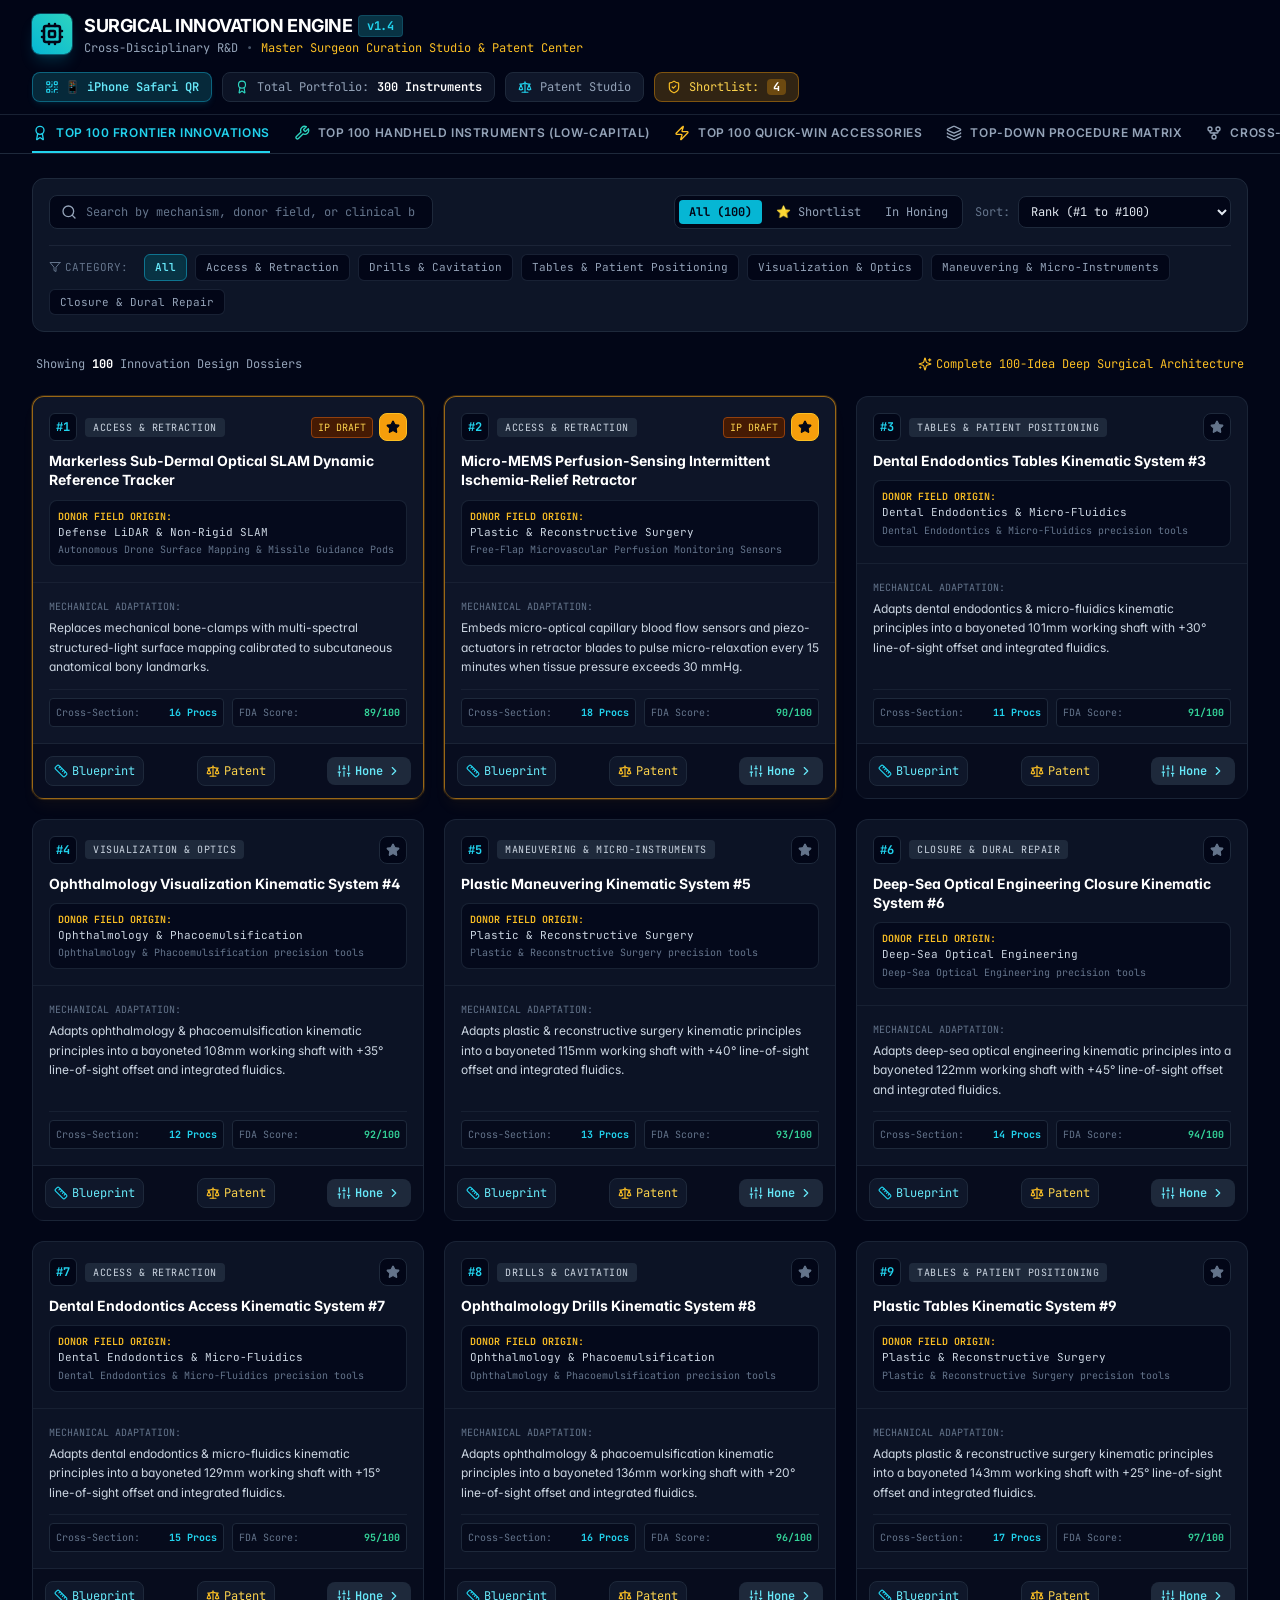
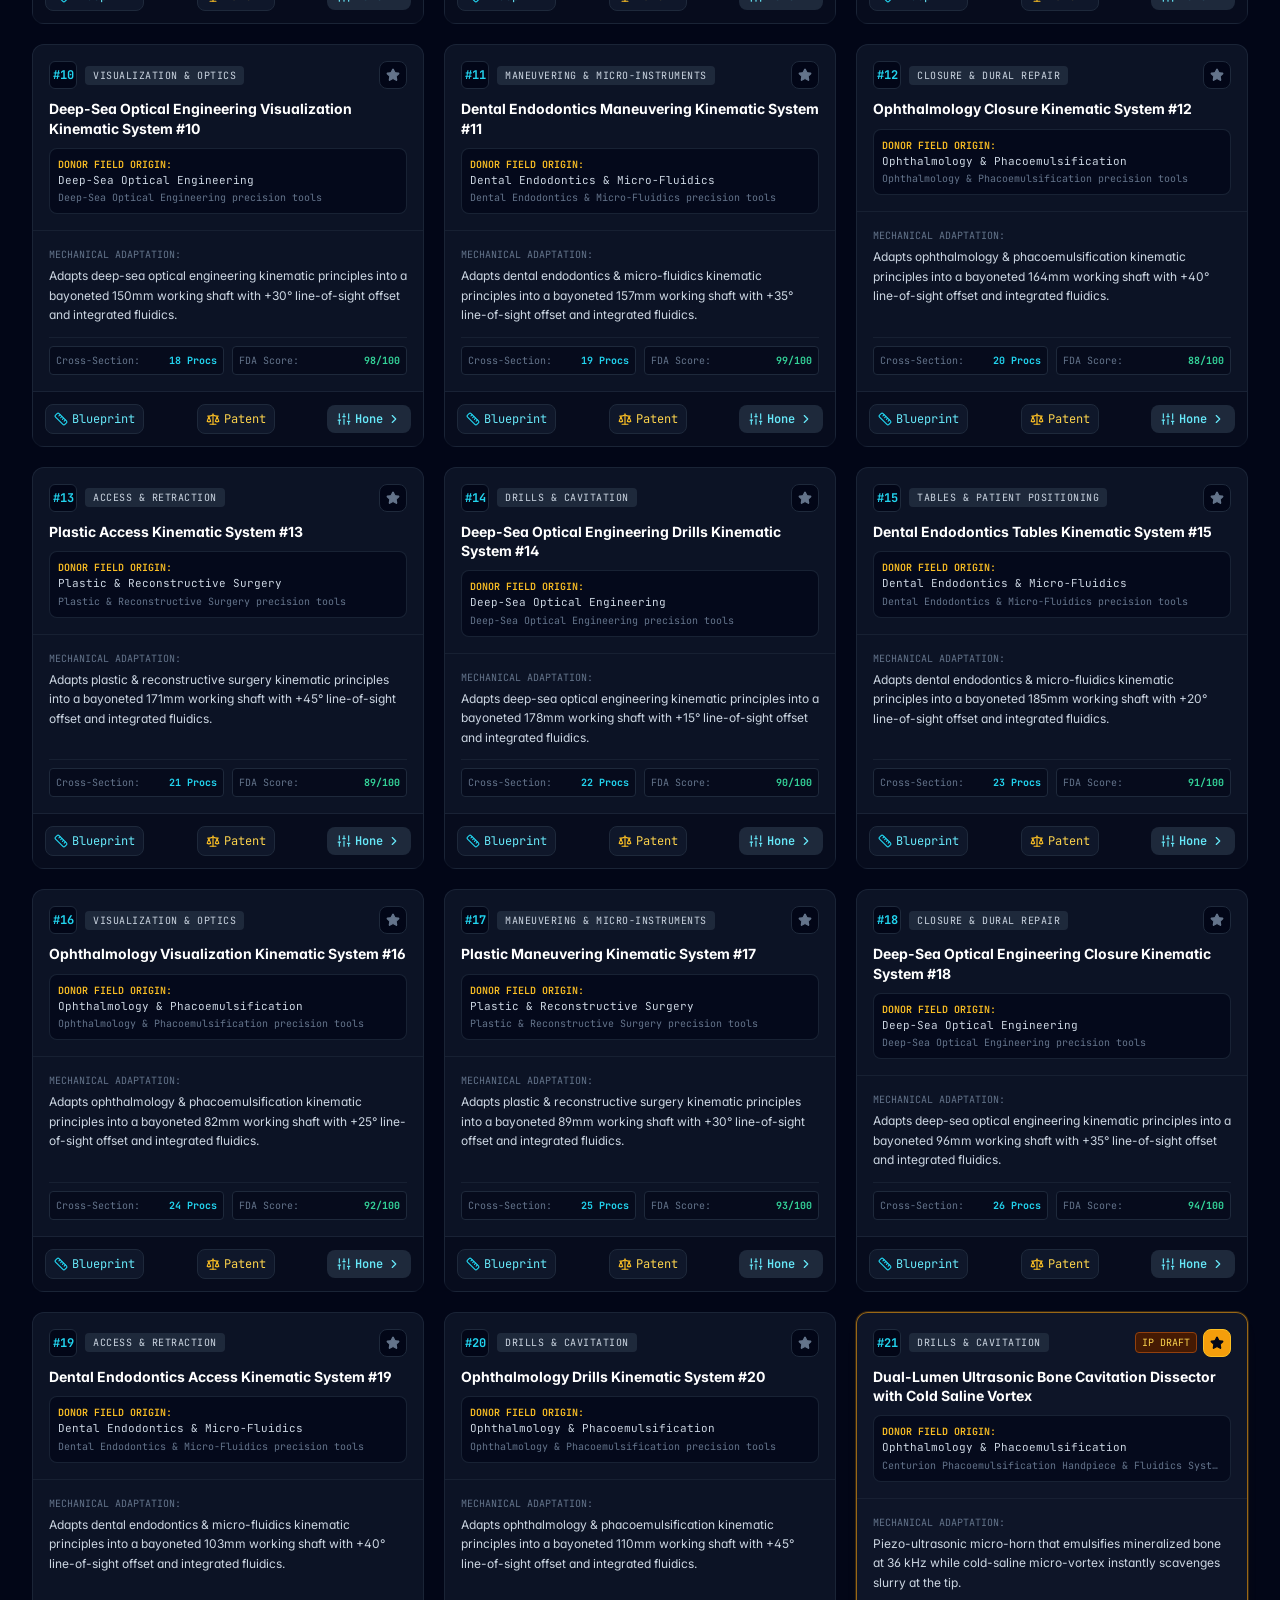
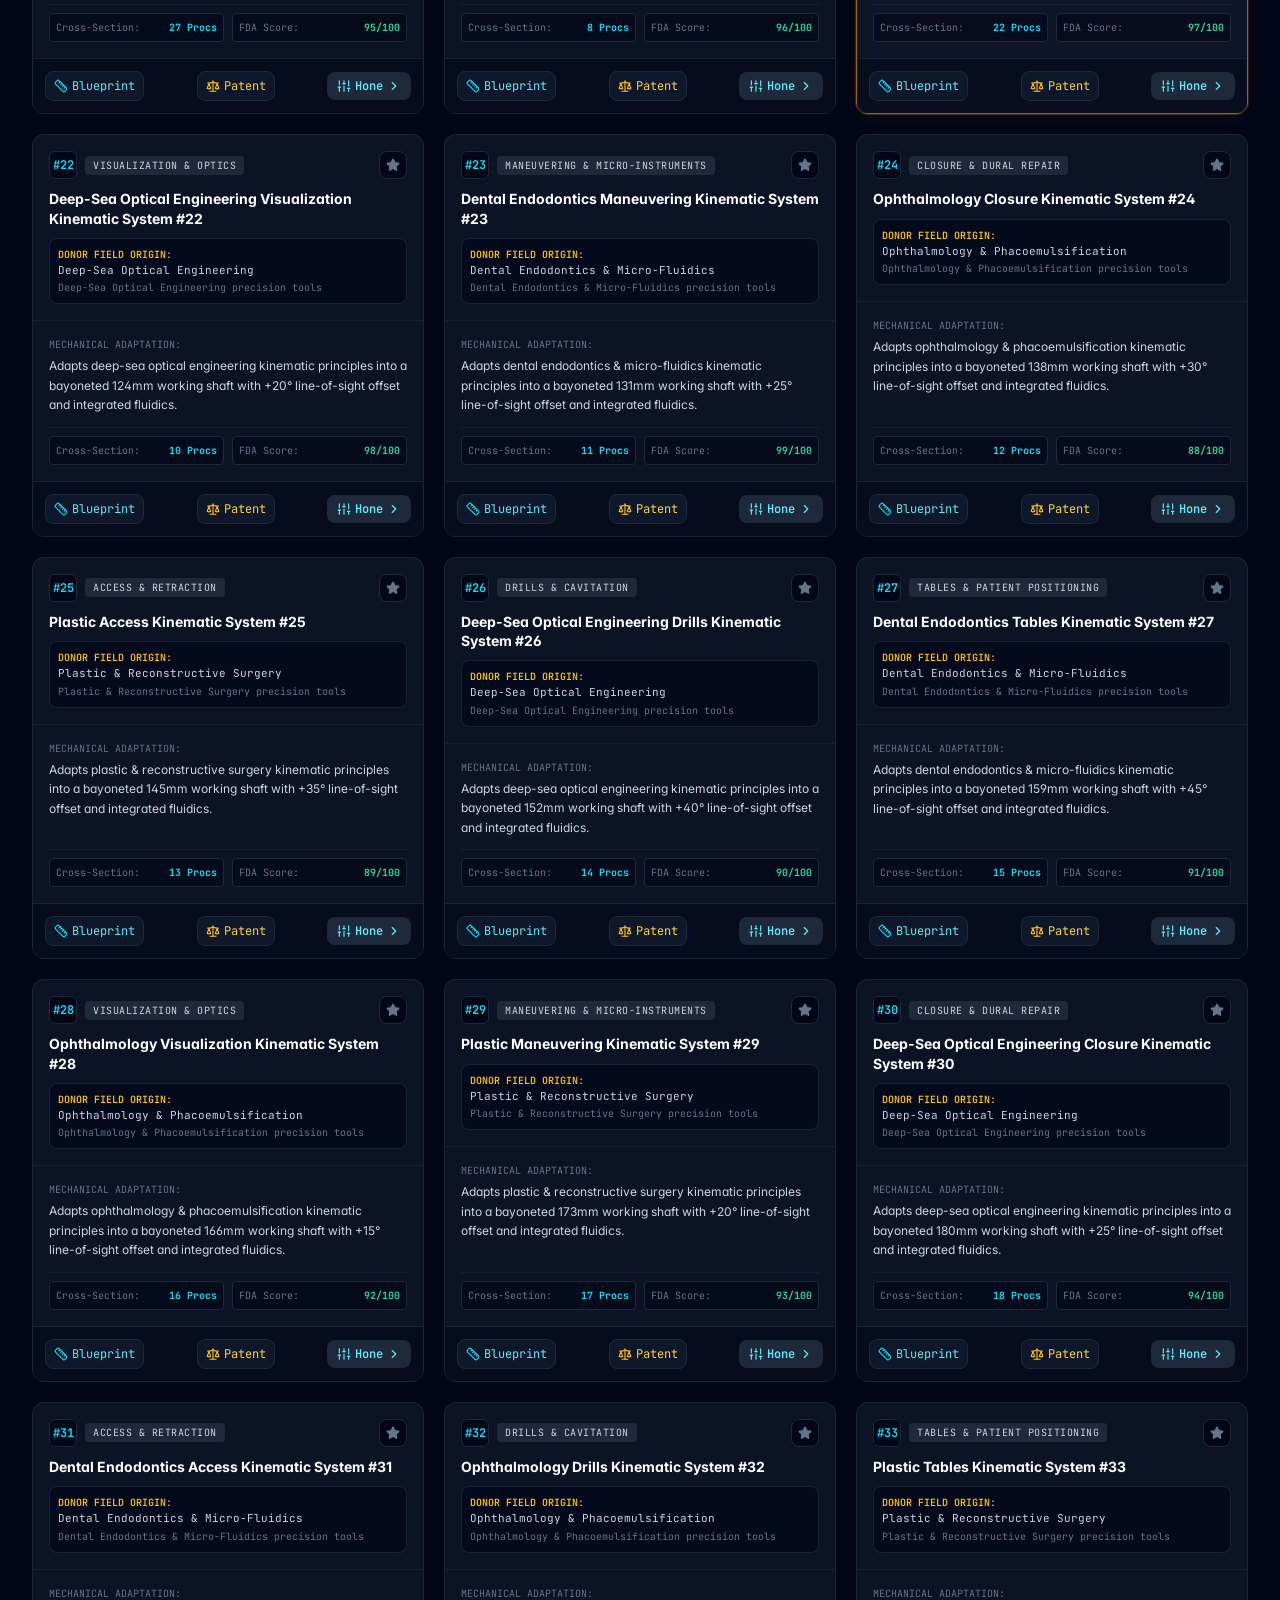
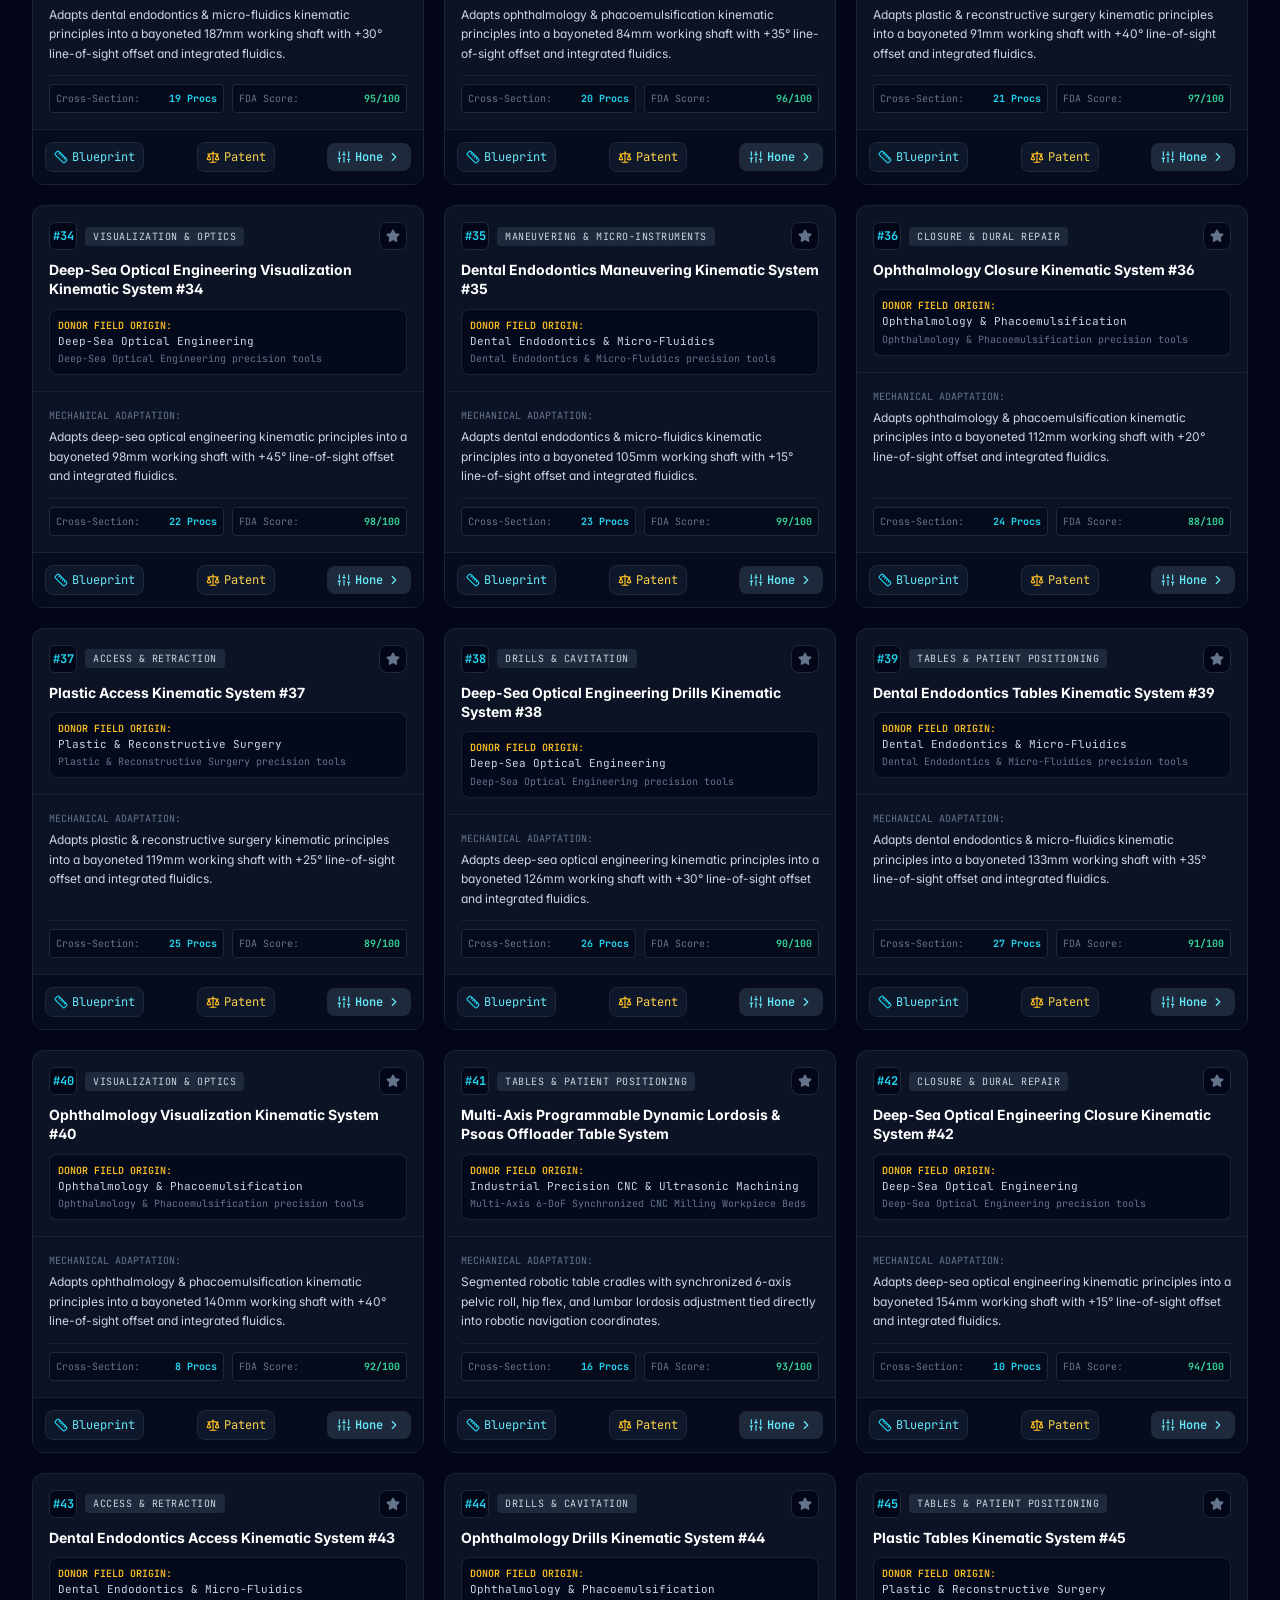
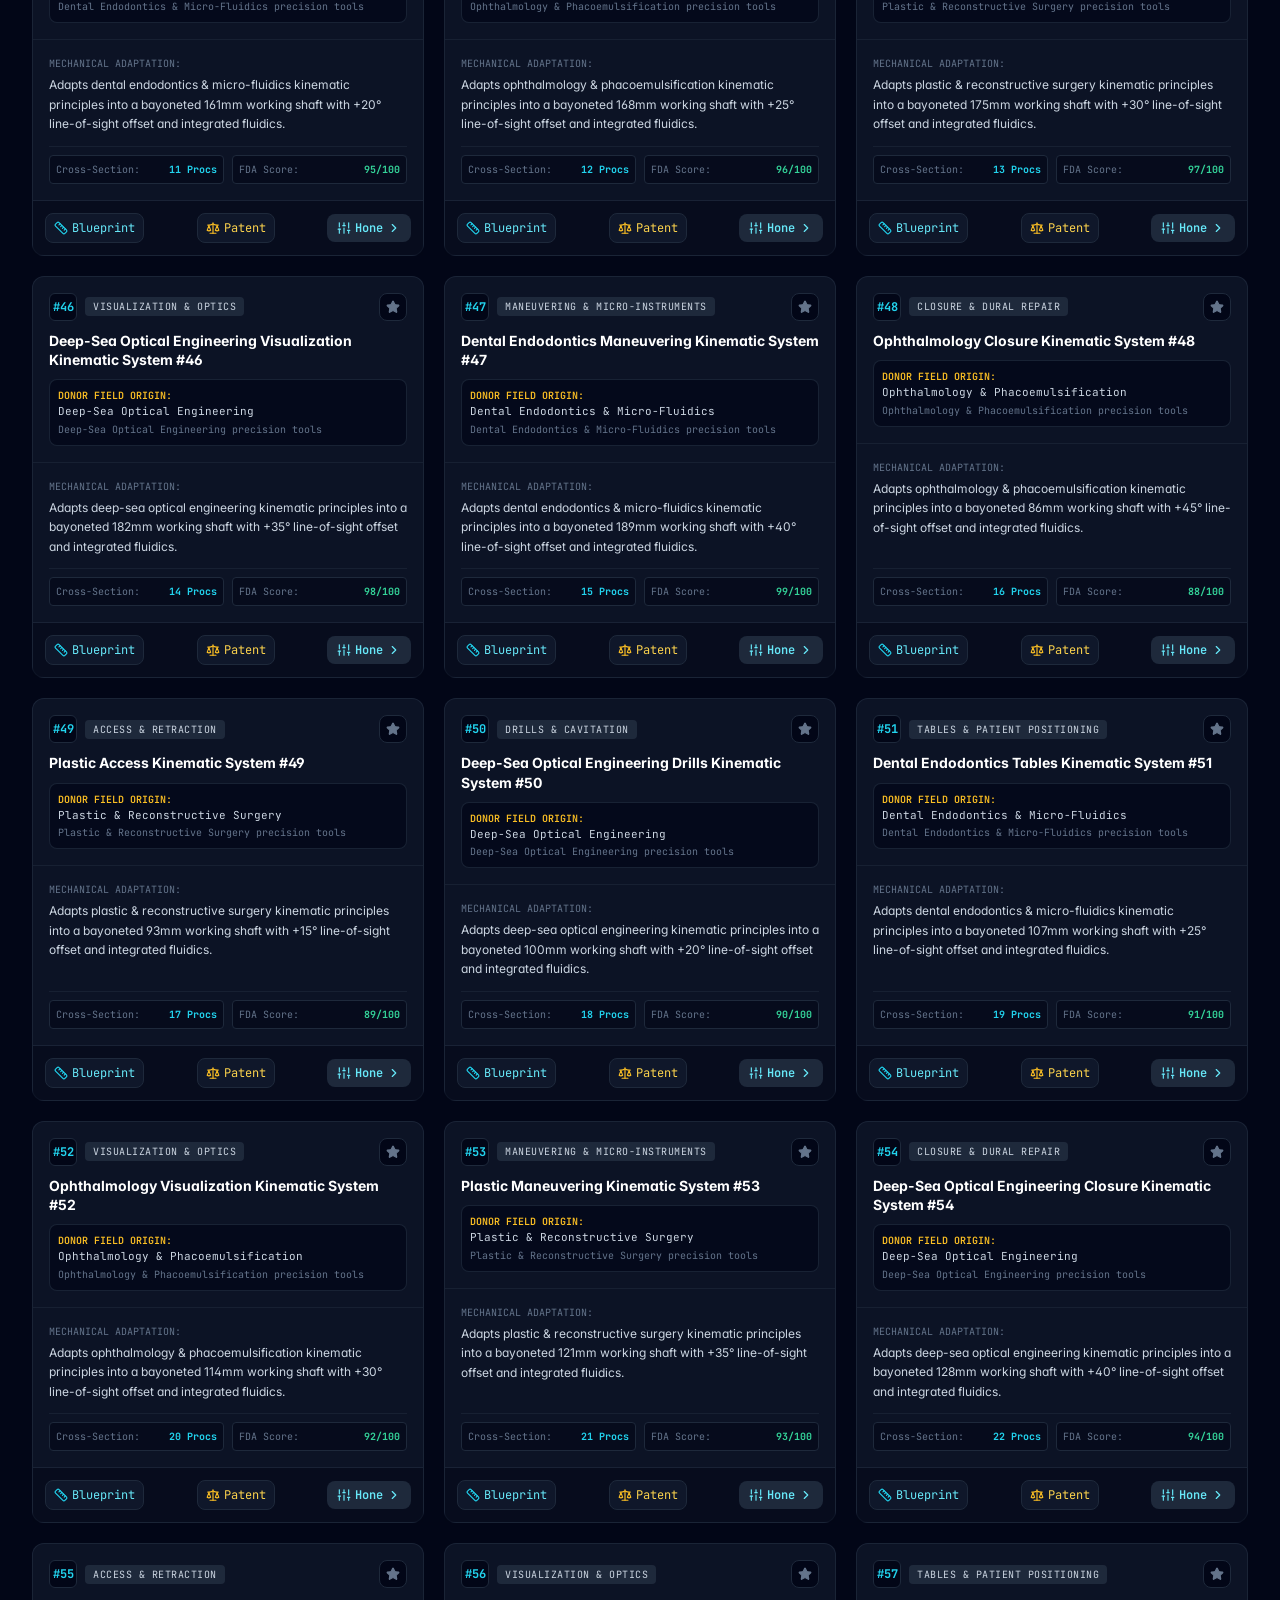
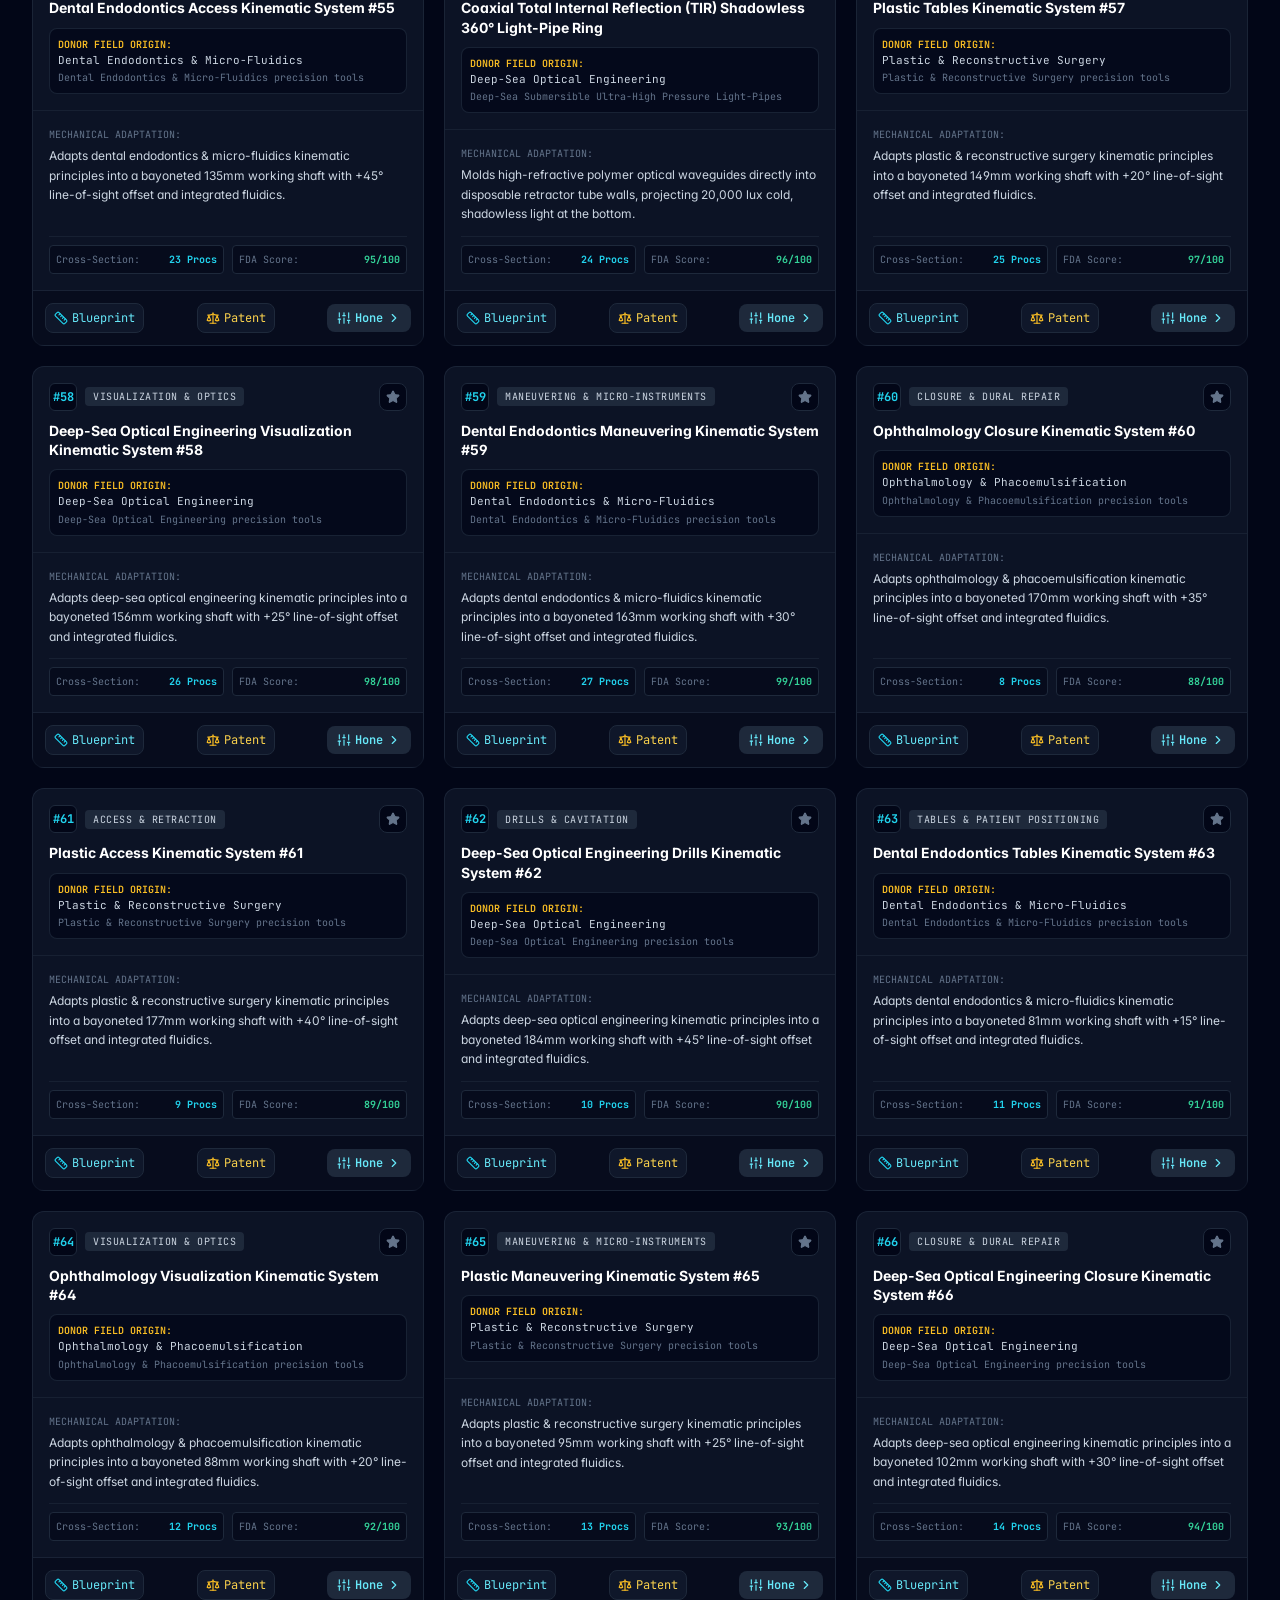
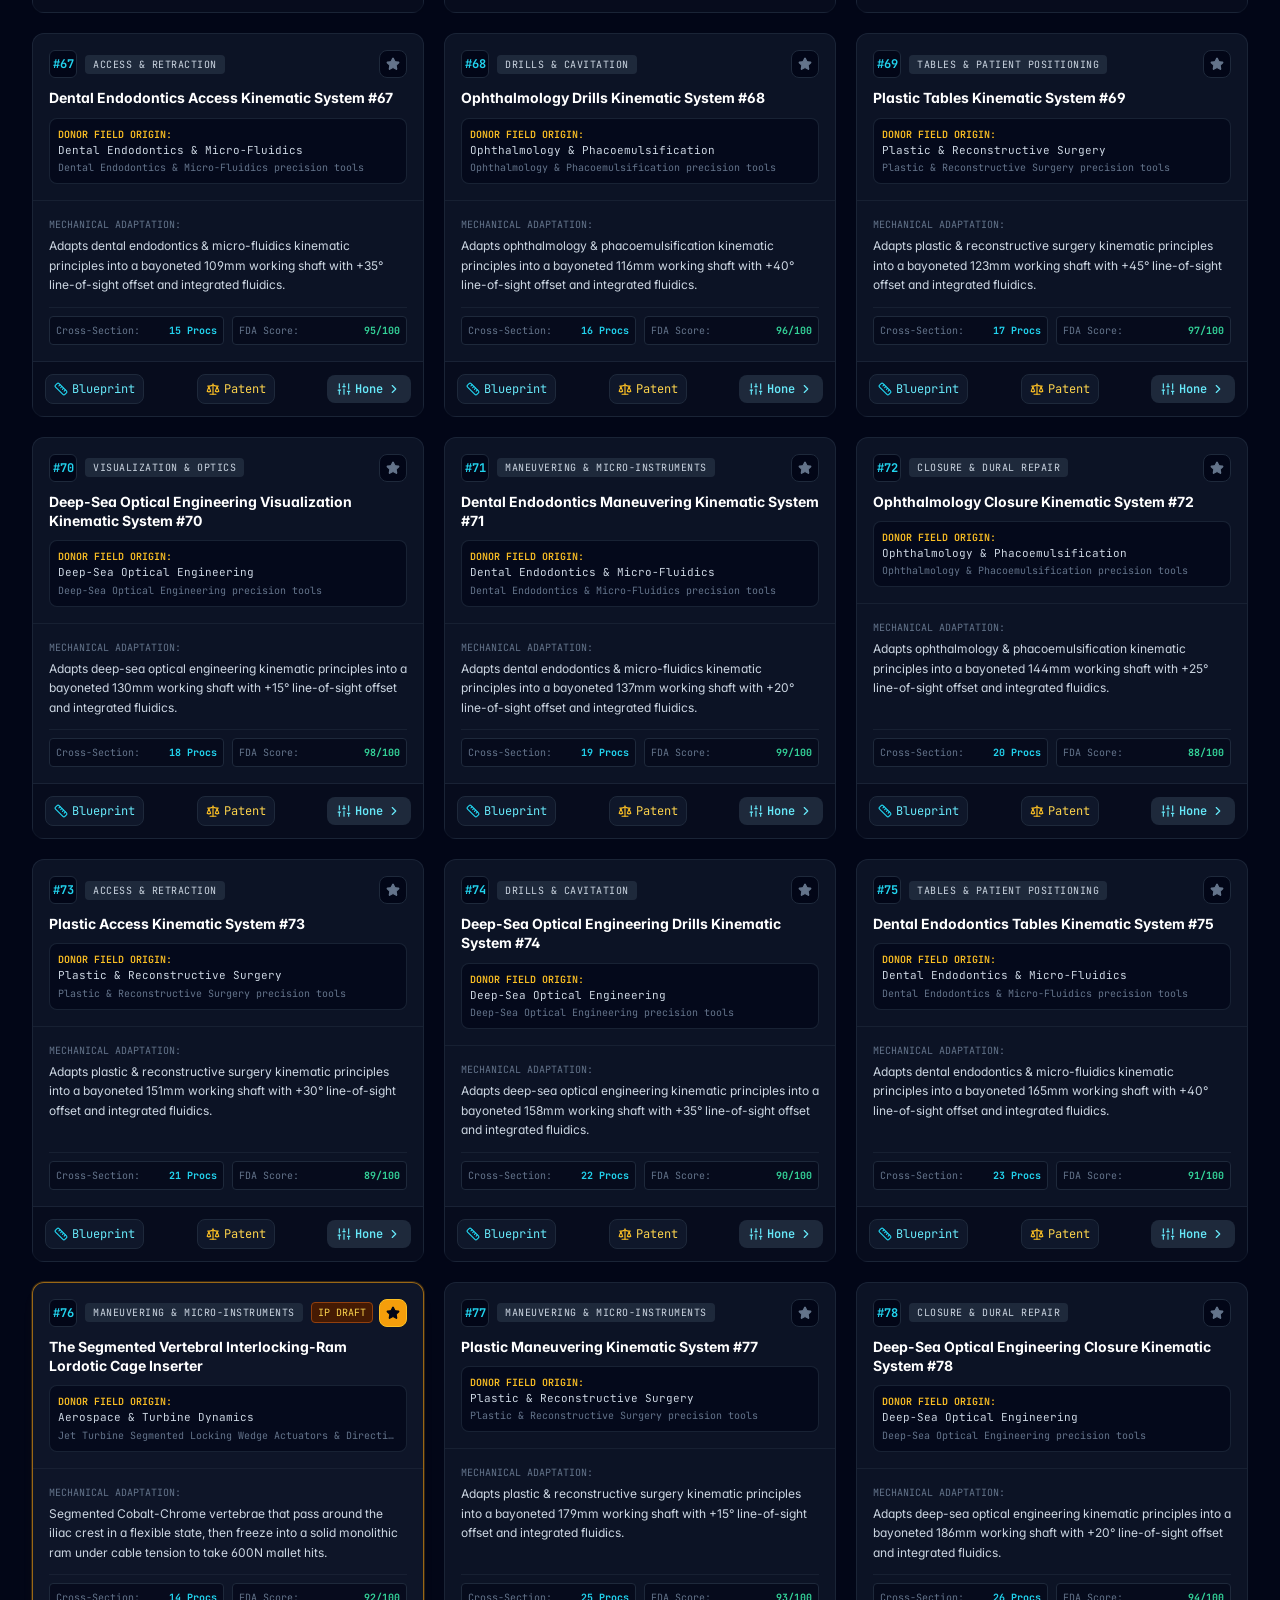
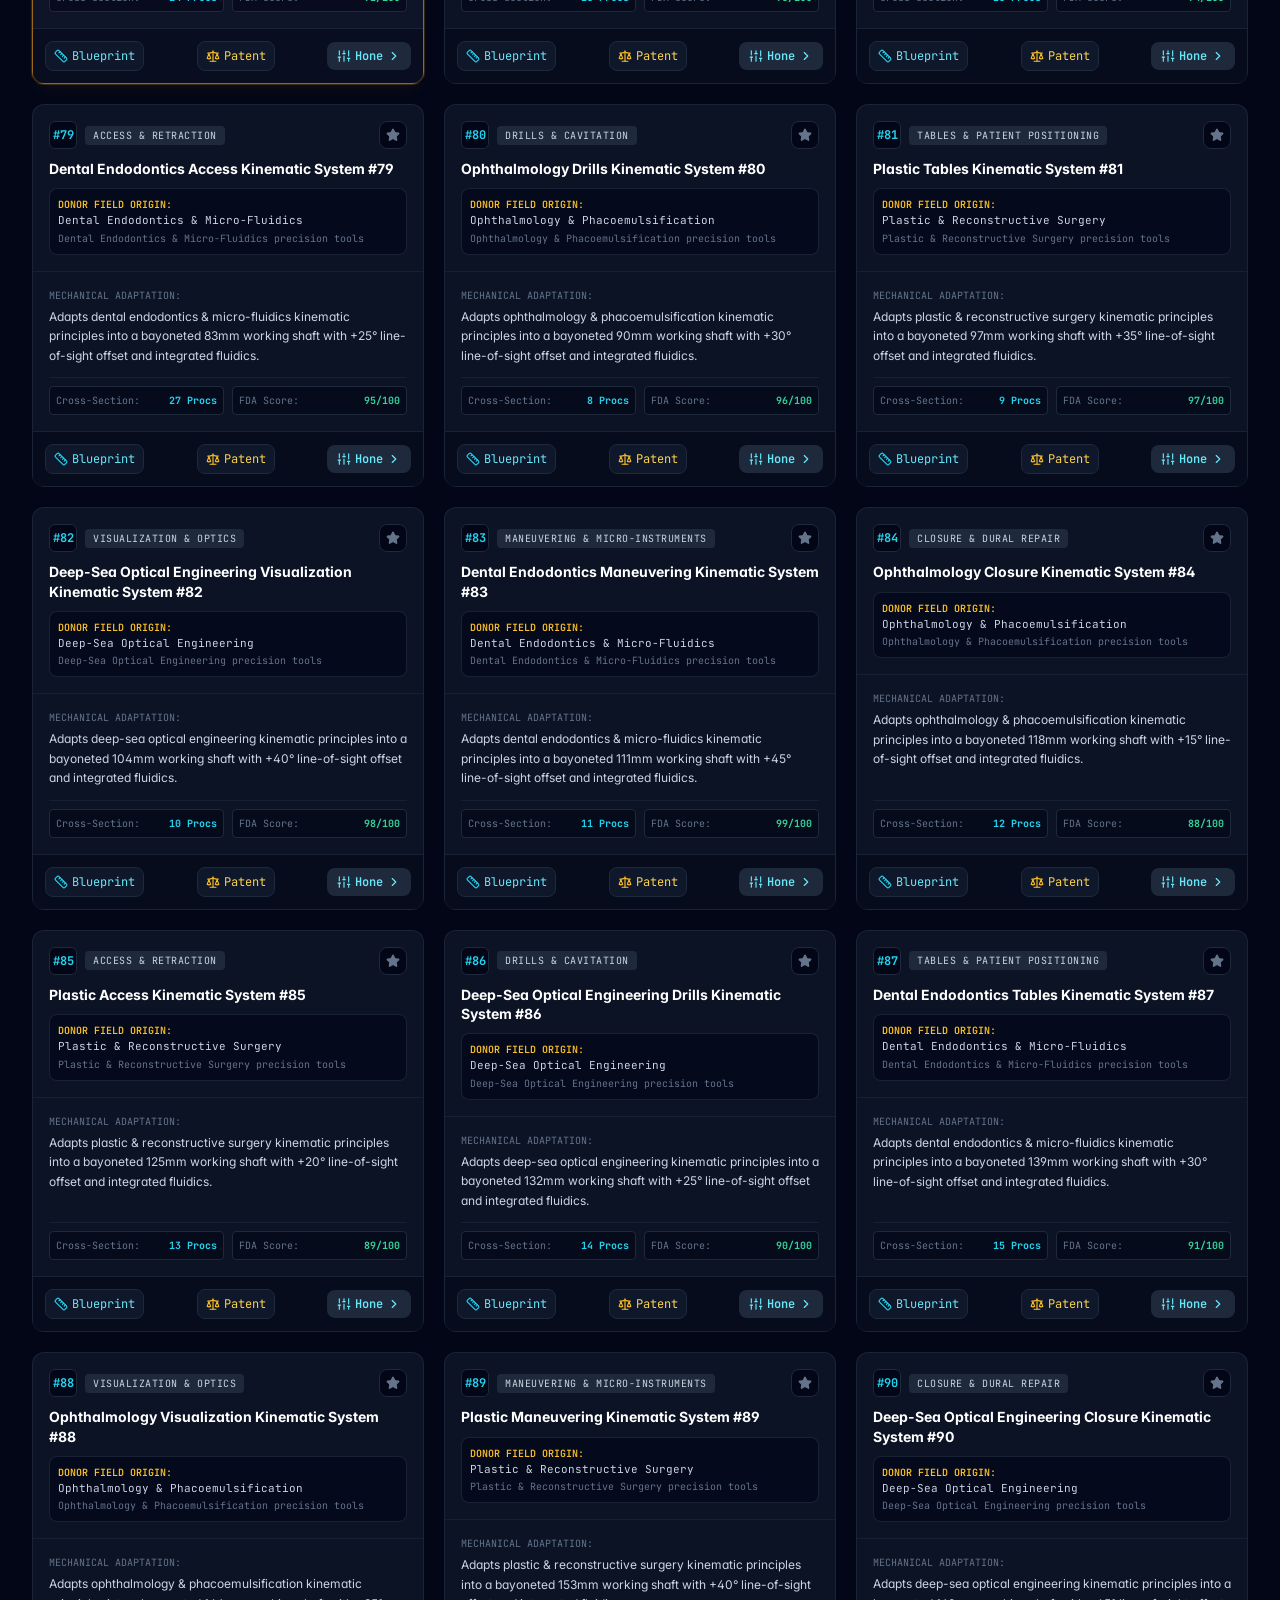
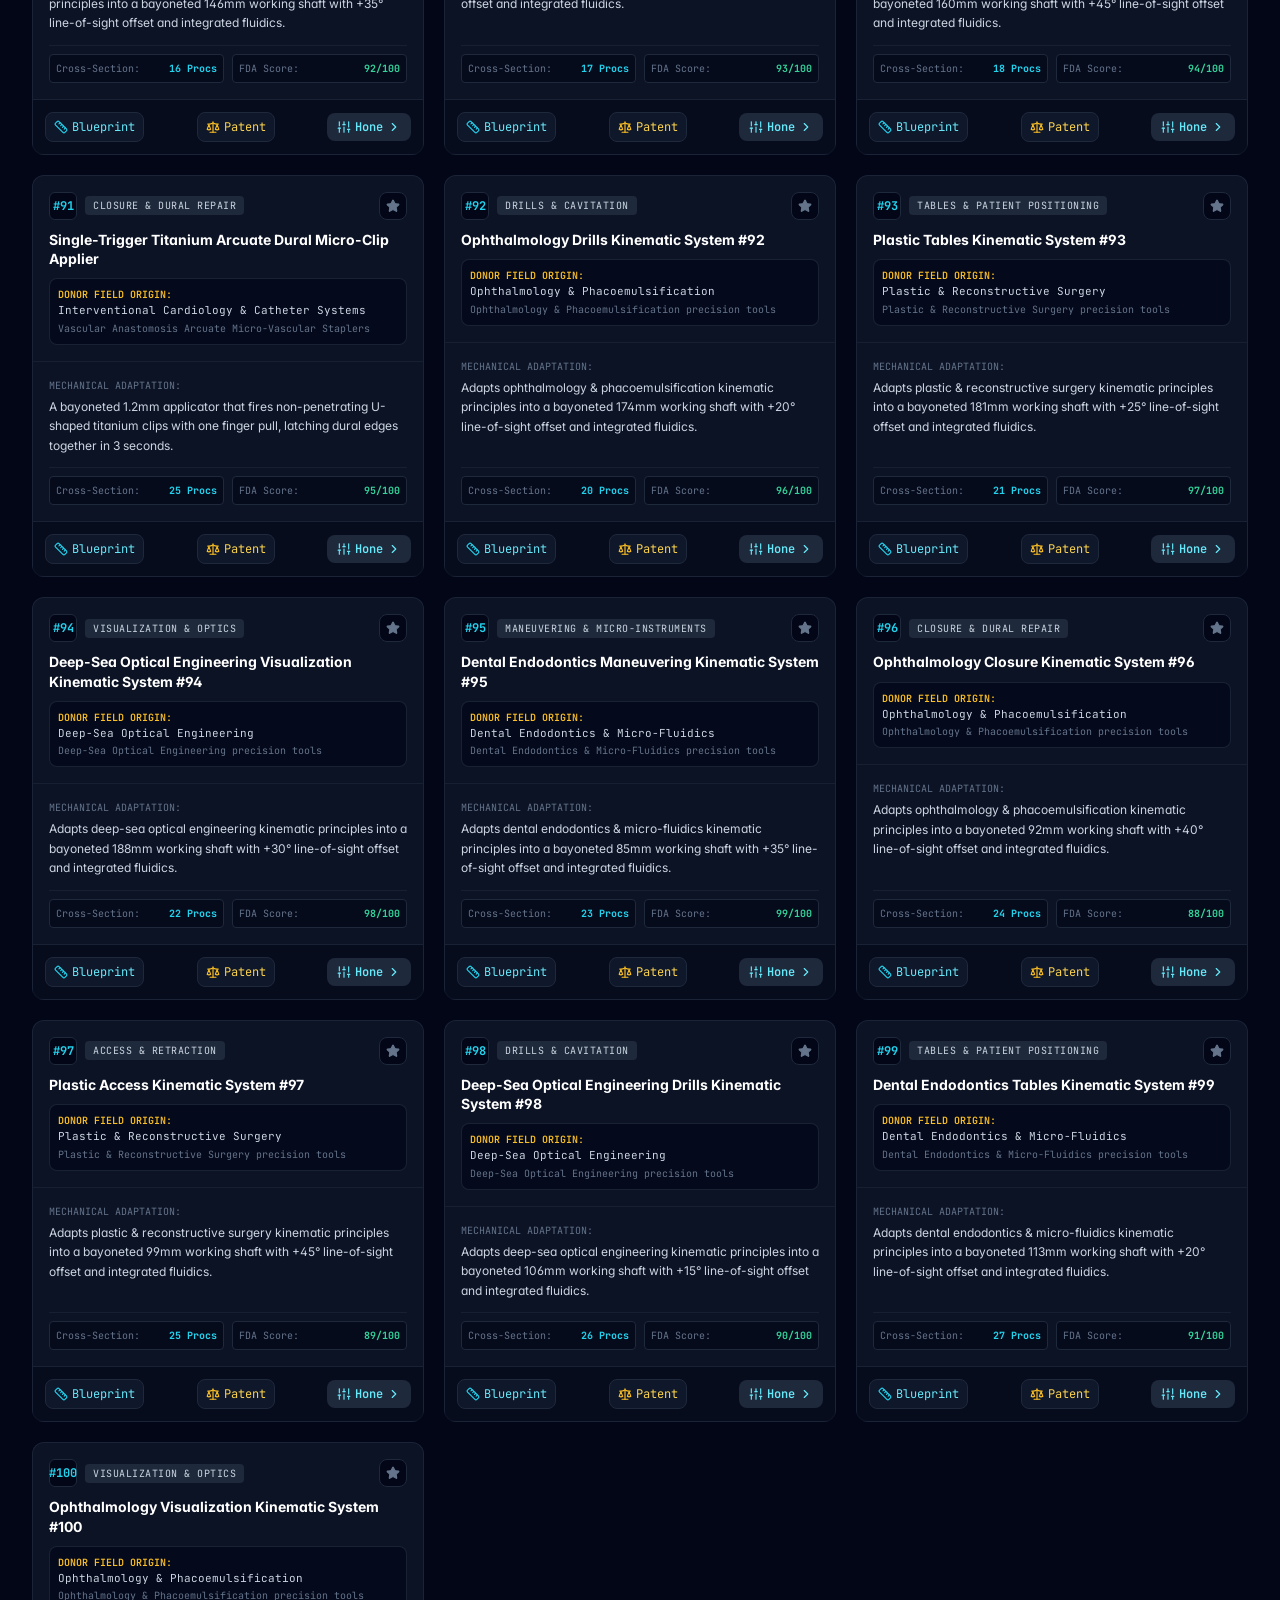
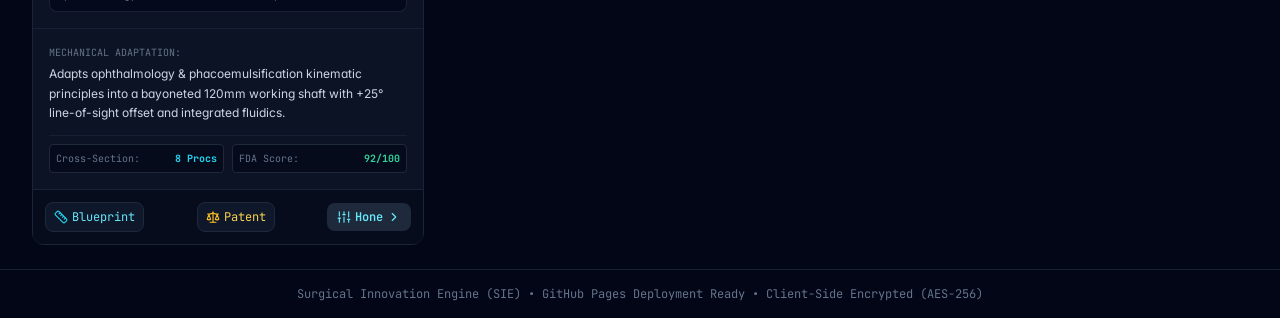
<file: index.html>
<!doctype html>
<html lang="en" class="dark">
  <head>
    <meta charset="UTF-8" />
    
    <!-- Anti-Caching Directives for Mobile Safari -->
    <meta http-equiv="Cache-Control" content="no-cache, no-store, must-revalidate" />
    <meta http-equiv="Pragma" content="no-cache" />
    <meta http-equiv="Expires" content="0" />

    <!-- 100% SAFARI-PROOF EMBEDDED APPLE TOUCH ICONS (Inline Base64 - Zero Network Dependency) -->
    <link rel="apple-touch-icon" href="[data-uri]" />
    <link rel="apple-touch-icon-precomposed" href="[data-uri]" />
    
    <!-- Resolution Specific Apple Touch Icons (Relative & Absolute) -->
    <link rel="apple-touch-icon" sizes="180x180" href="./apple-touch-icon-180x180.png" />
    <link rel="apple-touch-icon" sizes="167x167" href="./apple-touch-icon-167x167.png" />
    <link rel="apple-touch-icon" sizes="152x152" href="./apple-touch-icon-152x152.png" />
    <link rel="apple-touch-icon" sizes="120x120" href="./apple-touch-icon-120x120.png" />
    <link rel="apple-touch-icon-precomposed" sizes="180x180" href="./apple-touch-icon.png" />

    <!-- Standard Favicons -->
    <link rel="icon" type="image/png" sizes="32x32" href="[data-uri]" />
    <link rel="icon" type="image/png" sizes="192x192" href="./favicon-192x192.png" />
    <link rel="icon" type="image/svg+xml" href="./icon.svg" />
    <link rel="shortcut icon" href="./favicon.ico" />
    <link rel="manifest" href="./manifest.json" />

    <!-- iOS Safari Web App Optimization -->
    <meta name="apple-mobile-web-app-capable" content="yes" />
    <meta name="apple-mobile-web-app-status-bar-style" content="black-translucent" />
    <meta name="apple-mobile-web-app-title" content="SurgicalSIE" />
    <meta name="application-name" content="SurgicalSIE" />
    <meta name="theme-color" content="#020617" />
    <meta name="msapplication-TileColor" content="#020617" />

    <meta name="viewport" content="width=device-width, initial-scale=1.0, maximum-scale=1.0, user-scalable=no, viewport-fit=cover" />
    <title>Surgical Innovation Engine (SIE) | Top 100 Portfolio & Patent Studio</title>
    
    <!-- Typography -->
    <link rel="preconnect" href="https://fonts.googleapis.com">
    <link rel="preconnect" href="https://fonts.gstatic.com" crossorigin>
    <link href="https://fonts.googleapis.com/css2?family=Inter:wght@300;400;500;600;700;800&family=JetBrains+Mono:wght@400;500;600;700&display=swap" rel="stylesheet">
    <script type="module" crossorigin src="./assets/index-DQ4s5vTs.js"></script>
    <link rel="stylesheet" crossorigin href="./assets/index-TiqDlFDX.css">
  </head>
  <body class="bg-titanium-950 text-slate-100 font-sans antialiased min-h-screen selection:bg-cyan-500 selection:text-slate-950 overscroll-none">
    <div id="root"></div>
  </body>
</html>
</file>
<file: assets/index-TiqDlFDX.css>
*,:before,:after{--tw-border-spacing-x: 0;--tw-border-spacing-y: 0;--tw-translate-x: 0;--tw-translate-y: 0;--tw-rotate: 0;--tw-skew-x: 0;--tw-skew-y: 0;--tw-scale-x: 1;--tw-scale-y: 1;--tw-pan-x: ;--tw-pan-y: ;--tw-pinch-zoom: ;--tw-scroll-snap-strictness: proximity;--tw-gradient-from-position: ;--tw-gradient-via-position: ;--tw-gradient-to-position: ;--tw-ordinal: ;--tw-slashed-zero: ;--tw-numeric-figure: ;--tw-numeric-spacing: ;--tw-numeric-fraction: ;--tw-ring-inset: ;--tw-ring-offset-width: 0px;--tw-ring-offset-color: #fff;--tw-ring-color: rgb(59 130 246 / .5);--tw-ring-offset-shadow: 0 0 #0000;--tw-ring-shadow: 0 0 #0000;--tw-shadow: 0 0 #0000;--tw-shadow-colored: 0 0 #0000;--tw-blur: ;--tw-brightness: ;--tw-contrast: ;--tw-grayscale: ;--tw-hue-rotate: ;--tw-invert: ;--tw-saturate: ;--tw-sepia: ;--tw-drop-shadow: ;--tw-backdrop-blur: ;--tw-backdrop-brightness: ;--tw-backdrop-contrast: ;--tw-backdrop-grayscale: ;--tw-backdrop-hue-rotate: ;--tw-backdrop-invert: ;--tw-backdrop-opacity: ;--tw-backdrop-saturate: ;--tw-backdrop-sepia: ;--tw-contain-size: ;--tw-contain-layout: ;--tw-contain-paint: ;--tw-contain-style: }::backdrop{--tw-border-spacing-x: 0;--tw-border-spacing-y: 0;--tw-translate-x: 0;--tw-translate-y: 0;--tw-rotate: 0;--tw-skew-x: 0;--tw-skew-y: 0;--tw-scale-x: 1;--tw-scale-y: 1;--tw-pan-x: ;--tw-pan-y: ;--tw-pinch-zoom: ;--tw-scroll-snap-strictness: proximity;--tw-gradient-from-position: ;--tw-gradient-via-position: ;--tw-gradient-to-position: ;--tw-ordinal: ;--tw-slashed-zero: ;--tw-numeric-figure: ;--tw-numeric-spacing: ;--tw-numeric-fraction: ;--tw-ring-inset: ;--tw-ring-offset-width: 0px;--tw-ring-offset-color: #fff;--tw-ring-color: rgb(59 130 246 / .5);--tw-ring-offset-shadow: 0 0 #0000;--tw-ring-shadow: 0 0 #0000;--tw-shadow: 0 0 #0000;--tw-shadow-colored: 0 0 #0000;--tw-blur: ;--tw-brightness: ;--tw-contrast: ;--tw-grayscale: ;--tw-hue-rotate: ;--tw-invert: ;--tw-saturate: ;--tw-sepia: ;--tw-drop-shadow: ;--tw-backdrop-blur: ;--tw-backdrop-brightness: ;--tw-backdrop-contrast: ;--tw-backdrop-grayscale: ;--tw-backdrop-hue-rotate: ;--tw-backdrop-invert: ;--tw-backdrop-opacity: ;--tw-backdrop-saturate: ;--tw-backdrop-sepia: ;--tw-contain-size: ;--tw-contain-layout: ;--tw-contain-paint: ;--tw-contain-style: }*,:before,:after{box-sizing:border-box;border-width:0;border-style:solid;border-color:#e5e7eb}:before,:after{--tw-content: ""}html,:host{line-height:1.5;-webkit-text-size-adjust:100%;-moz-tab-size:4;-o-tab-size:4;tab-size:4;font-family:Inter,system-ui,-apple-system,BlinkMacSystemFont,Segoe UI,Roboto,sans-serif;font-feature-settings:normal;font-variation-settings:normal;-webkit-tap-highlight-color:transparent}body{margin:0;line-height:inherit}hr{height:0;color:inherit;border-top-width:1px}abbr:where([title]){-webkit-text-decoration:underline dotted;text-decoration:underline dotted}h1,h2,h3,h4,h5,h6{font-size:inherit;font-weight:inherit}a{color:inherit;text-decoration:inherit}b,strong{font-weight:bolder}code,kbd,samp,pre{font-family:JetBrains Mono,ui-monospace,SFMono-Regular,Menlo,Monaco,Consolas,monospace;font-feature-settings:normal;font-variation-settings:normal;font-size:1em}small{font-size:80%}sub,sup{font-size:75%;line-height:0;position:relative;vertical-align:baseline}sub{bottom:-.25em}sup{top:-.5em}table{text-indent:0;border-color:inherit;border-collapse:collapse}button,input,optgroup,select,textarea{font-family:inherit;font-feature-settings:inherit;font-variation-settings:inherit;font-size:100%;font-weight:inherit;line-height:inherit;letter-spacing:inherit;color:inherit;margin:0;padding:0}button,select{text-transform:none}button,input:where([type=button]),input:where([type=reset]),input:where([type=submit]){-webkit-appearance:button;background-color:transparent;background-image:none}:-moz-focusring{outline:auto}:-moz-ui-invalid{box-shadow:none}progress{vertical-align:baseline}::-webkit-inner-spin-button,::-webkit-outer-spin-button{height:auto}[type=search]{-webkit-appearance:textfield;outline-offset:-2px}::-webkit-search-decoration{-webkit-appearance:none}::-webkit-file-upload-button{-webkit-appearance:button;font:inherit}summary{display:list-item}blockquote,dl,dd,h1,h2,h3,h4,h5,h6,hr,figure,p,pre{margin:0}fieldset{margin:0;padding:0}legend{padding:0}ol,ul,menu{list-style:none;margin:0;padding:0}dialog{padding:0}textarea{resize:vertical}input::-moz-placeholder,textarea::-moz-placeholder{opacity:1;color:#9ca3af}input::placeholder,textarea::placeholder{opacity:1;color:#9ca3af}button,[role=button]{cursor:pointer}:disabled{cursor:default}img,svg,video,canvas,audio,iframe,embed,object{display:block;vertical-align:middle}img,video{max-width:100%;height:auto}[hidden]:where(:not([hidden=until-found])){display:none}body{overflow-x:hidden;--tw-bg-opacity: 1;background-color:rgb(2 6 23 / var(--tw-bg-opacity, 1));--tw-text-opacity: 1;color:rgb(241 245 249 / var(--tw-text-opacity, 1));-webkit-font-smoothing:antialiased;-moz-osx-font-smoothing:grayscale;font-feature-settings:"cv02","cv03","cv04","cv11"}::-webkit-scrollbar{width:6px;height:6px}::-webkit-scrollbar-track{background:#090d16}::-webkit-scrollbar-thumb{background:#1e293b;border-radius:3px}::-webkit-scrollbar-thumb:hover{background:#334155}.static{position:static}.fixed{position:fixed}.absolute{position:absolute}.relative{position:relative}.sticky{position:sticky}.inset-0{top:0;right:0;bottom:0;left:0}.bottom-0{bottom:0}.left-3{left:.75rem}.top-0{top:0}.top-1\/2{top:50%}.z-10{z-index:10}.z-40{z-index:40}.z-50{z-index:50}.mx-auto{margin-left:auto;margin-right:auto}.my-2{margin-top:.5rem;margin-bottom:.5rem}.mb-1{margin-bottom:.25rem}.mb-1\.5{margin-bottom:.375rem}.mb-2{margin-bottom:.5rem}.mb-4{margin-bottom:1rem}.ml-1\.5{margin-left:.375rem}.ml-2{margin-left:.5rem}.mr-2{margin-right:.5rem}.mt-0\.5{margin-top:.125rem}.mt-1{margin-top:.25rem}.mt-1\.5{margin-top:.375rem}.mt-2{margin-top:.5rem}.mt-3{margin-top:.75rem}.line-clamp-1{overflow:hidden;display:-webkit-box;-webkit-box-orient:vertical;-webkit-line-clamp:1}.line-clamp-2{overflow:hidden;display:-webkit-box;-webkit-box-orient:vertical;-webkit-line-clamp:2}.line-clamp-3{overflow:hidden;display:-webkit-box;-webkit-box-orient:vertical;-webkit-line-clamp:3}.block{display:block}.inline-block{display:inline-block}.inline{display:inline}.flex{display:flex}.table{display:table}.grid{display:grid}.hidden{display:none}.h-1\.5{height:.375rem}.h-10{height:2.5rem}.h-2{height:.5rem}.h-3{height:.75rem}.h-3\.5{height:.875rem}.h-4{height:1rem}.h-48{height:12rem}.h-5{height:1.25rem}.h-6{height:1.5rem}.h-7{height:1.75rem}.h-80{height:20rem}.h-9{height:2.25rem}.h-full{height:100%}.max-h-\[560px\]{max-height:560px}.max-h-\[600px\]{max-height:600px}.max-h-\[650px\]{max-height:650px}.max-h-\[92vh\]{max-height:92vh}.max-h-\[94vh\]{max-height:94vh}.min-h-screen{min-height:100vh}.w-1\.5{width:.375rem}.w-10{width:2.5rem}.w-2{width:.5rem}.w-3{width:.75rem}.w-3\.5{width:.875rem}.w-4{width:1rem}.w-5{width:1.25rem}.w-6{width:1.5rem}.w-7{width:1.75rem}.w-9{width:2.25rem}.w-full{width:100%}.min-w-max{min-width:-moz-max-content;min-width:max-content}.max-w-4xl{max-width:56rem}.max-w-5xl{max-width:64rem}.max-w-7xl{max-width:80rem}.max-w-lg{max-width:32rem}.flex-1{flex:1 1 0%}.shrink-0{flex-shrink:0}.-translate-y-1\/2{--tw-translate-y: -50%;transform:translate(var(--tw-translate-x),var(--tw-translate-y)) rotate(var(--tw-rotate)) skew(var(--tw-skew-x)) skewY(var(--tw-skew-y)) scaleX(var(--tw-scale-x)) scaleY(var(--tw-scale-y))}.transform{transform:translate(var(--tw-translate-x),var(--tw-translate-y)) rotate(var(--tw-rotate)) skew(var(--tw-skew-x)) skewY(var(--tw-skew-y)) scaleX(var(--tw-scale-x)) scaleY(var(--tw-scale-y))}@keyframes pulse{50%{opacity:.5}}.animate-pulse{animation:pulse 2s cubic-bezier(.4,0,.6,1) infinite}.cursor-pointer{cursor:pointer}.appearance-none{-webkit-appearance:none;-moz-appearance:none;appearance:none}.grid-cols-1{grid-template-columns:repeat(1,minmax(0,1fr))}.grid-cols-2{grid-template-columns:repeat(2,minmax(0,1fr))}.grid-cols-4{grid-template-columns:repeat(4,minmax(0,1fr))}.flex-col{flex-direction:column}.flex-wrap{flex-wrap:wrap}.items-start{align-items:flex-start}.items-end{align-items:flex-end}.items-center{align-items:center}.justify-end{justify-content:flex-end}.justify-center{justify-content:center}.justify-between{justify-content:space-between}.gap-1{gap:.25rem}.gap-1\.5{gap:.375rem}.gap-2{gap:.5rem}.gap-2\.5{gap:.625rem}.gap-3{gap:.75rem}.gap-4{gap:1rem}.gap-5{gap:1.25rem}.gap-6{gap:1.5rem}.space-x-1>:not([hidden])~:not([hidden]){--tw-space-x-reverse: 0;margin-right:calc(.25rem * var(--tw-space-x-reverse));margin-left:calc(.25rem * calc(1 - var(--tw-space-x-reverse)))}.space-x-1\.5>:not([hidden])~:not([hidden]){--tw-space-x-reverse: 0;margin-right:calc(.375rem * var(--tw-space-x-reverse));margin-left:calc(.375rem * calc(1 - var(--tw-space-x-reverse)))}.space-x-2>:not([hidden])~:not([hidden]){--tw-space-x-reverse: 0;margin-right:calc(.5rem * var(--tw-space-x-reverse));margin-left:calc(.5rem * calc(1 - var(--tw-space-x-reverse)))}.space-x-3>:not([hidden])~:not([hidden]){--tw-space-x-reverse: 0;margin-right:calc(.75rem * var(--tw-space-x-reverse));margin-left:calc(.75rem * calc(1 - var(--tw-space-x-reverse)))}.space-x-6>:not([hidden])~:not([hidden]){--tw-space-x-reverse: 0;margin-right:calc(1.5rem * var(--tw-space-x-reverse));margin-left:calc(1.5rem * calc(1 - var(--tw-space-x-reverse)))}.space-y-1>:not([hidden])~:not([hidden]){--tw-space-y-reverse: 0;margin-top:calc(.25rem * calc(1 - var(--tw-space-y-reverse)));margin-bottom:calc(.25rem * var(--tw-space-y-reverse))}.space-y-1\.5>:not([hidden])~:not([hidden]){--tw-space-y-reverse: 0;margin-top:calc(.375rem * calc(1 - var(--tw-space-y-reverse)));margin-bottom:calc(.375rem * var(--tw-space-y-reverse))}.space-y-2>:not([hidden])~:not([hidden]){--tw-space-y-reverse: 0;margin-top:calc(.5rem * calc(1 - var(--tw-space-y-reverse)));margin-bottom:calc(.5rem * var(--tw-space-y-reverse))}.space-y-2\.5>:not([hidden])~:not([hidden]){--tw-space-y-reverse: 0;margin-top:calc(.625rem * calc(1 - var(--tw-space-y-reverse)));margin-bottom:calc(.625rem * var(--tw-space-y-reverse))}.space-y-3>:not([hidden])~:not([hidden]){--tw-space-y-reverse: 0;margin-top:calc(.75rem * calc(1 - var(--tw-space-y-reverse)));margin-bottom:calc(.75rem * var(--tw-space-y-reverse))}.space-y-4>:not([hidden])~:not([hidden]){--tw-space-y-reverse: 0;margin-top:calc(1rem * calc(1 - var(--tw-space-y-reverse)));margin-bottom:calc(1rem * var(--tw-space-y-reverse))}.space-y-5>:not([hidden])~:not([hidden]){--tw-space-y-reverse: 0;margin-top:calc(1.25rem * calc(1 - var(--tw-space-y-reverse)));margin-bottom:calc(1.25rem * var(--tw-space-y-reverse))}.space-y-6>:not([hidden])~:not([hidden]){--tw-space-y-reverse: 0;margin-top:calc(1.5rem * calc(1 - var(--tw-space-y-reverse)));margin-bottom:calc(1.5rem * var(--tw-space-y-reverse))}.overflow-hidden{overflow:hidden}.overflow-x-auto{overflow-x:auto}.overflow-y-auto{overflow-y:auto}.overscroll-none{overscroll-behavior:none}.truncate{overflow:hidden;text-overflow:ellipsis;white-space:nowrap}.whitespace-pre-wrap{white-space:pre-wrap}.rounded{border-radius:.25rem}.rounded-2xl{border-radius:1rem}.rounded-full{border-radius:9999px}.rounded-lg{border-radius:.5rem}.rounded-md{border-radius:.375rem}.rounded-xl{border-radius:.75rem}.border{border-width:1px}.border-2{border-width:2px}.border-4{border-width:4px}.border-b{border-bottom-width:1px}.border-b-2{border-bottom-width:2px}.border-t{border-top-width:1px}.border-amber-400{--tw-border-opacity: 1;border-color:rgb(251 191 36 / var(--tw-border-opacity, 1))}.border-amber-500\/40{border-color:#f59e0b66}.border-amber-500\/60{border-color:#f59e0b99}.border-amber-500\/80{border-color:#f59e0bcc}.border-amber-600\/80{border-color:#d97706cc}.border-amber-800{--tw-border-opacity: 1;border-color:rgb(146 64 14 / var(--tw-border-opacity, 1))}.border-amber-800\/60{border-color:#92400e99}.border-amber-800\/80{border-color:#92400ecc}.border-cyan-400{--tw-border-opacity: 1;border-color:rgb(34 211 238 / var(--tw-border-opacity, 1))}.border-cyan-400\/40{border-color:#22d3ee66}.border-cyan-500\/40{border-color:#06b6d466}.border-cyan-500\/60{border-color:#06b6d499}.border-cyan-500\/80{border-color:#06b6d4cc}.border-cyan-600\/80{border-color:#0891b2cc}.border-cyan-700{--tw-border-opacity: 1;border-color:rgb(14 116 144 / var(--tw-border-opacity, 1))}.border-cyan-700\/80{border-color:#0e7490cc}.border-cyan-800{--tw-border-opacity: 1;border-color:rgb(21 94 117 / var(--tw-border-opacity, 1))}.border-cyan-800\/60{border-color:#155e7599}.border-cyan-800\/80{border-color:#155e75cc}.border-emerald-500\/40{border-color:#10b98166}.border-emerald-500\/60{border-color:#10b98199}.border-emerald-800\/60{border-color:#065f4699}.border-rose-500\/60{border-color:#f43f5e99}.border-rose-800{--tw-border-opacity: 1;border-color:rgb(159 18 57 / var(--tw-border-opacity, 1))}.border-rose-900\/40{border-color:#88133766}.border-slate-700{--tw-border-opacity: 1;border-color:rgb(51 65 85 / var(--tw-border-opacity, 1))}.border-slate-700\/60{border-color:#33415599}.border-slate-700\/80{border-color:#334155cc}.border-slate-800{--tw-border-opacity: 1;border-color:rgb(30 41 59 / var(--tw-border-opacity, 1))}.border-slate-800\/60{border-color:#1e293b99}.border-slate-800\/80{border-color:#1e293bcc}.border-teal-400{--tw-border-opacity: 1;border-color:rgb(45 212 191 / var(--tw-border-opacity, 1))}.border-teal-500\/40{border-color:#14b8a666}.border-teal-600{--tw-border-opacity: 1;border-color:rgb(13 148 136 / var(--tw-border-opacity, 1))}.border-teal-800{--tw-border-opacity: 1;border-color:rgb(17 94 89 / var(--tw-border-opacity, 1))}.border-transparent{border-color:transparent}.bg-\[\#0c1a2e\]{--tw-bg-opacity: 1;background-color:rgb(12 26 46 / var(--tw-bg-opacity, 1))}.bg-amber-400{--tw-bg-opacity: 1;background-color:rgb(251 191 36 / var(--tw-bg-opacity, 1))}.bg-amber-500{--tw-bg-opacity: 1;background-color:rgb(245 158 11 / var(--tw-bg-opacity, 1))}.bg-amber-500\/20{background-color:#f59e0b33}.bg-amber-500\/30{background-color:#f59e0b4d}.bg-amber-950{--tw-bg-opacity: 1;background-color:rgb(69 26 3 / var(--tw-bg-opacity, 1))}.bg-amber-950\/40{background-color:#451a0366}.bg-amber-950\/80{background-color:#451a03cc}.bg-amber-950\/90{background-color:#451a03e6}.bg-cyan-400{--tw-bg-opacity: 1;background-color:rgb(34 211 238 / var(--tw-bg-opacity, 1))}.bg-cyan-500{--tw-bg-opacity: 1;background-color:rgb(6 182 212 / var(--tw-bg-opacity, 1))}.bg-cyan-500\/20{background-color:#06b6d433}.bg-cyan-950{--tw-bg-opacity: 1;background-color:rgb(8 51 68 / var(--tw-bg-opacity, 1))}.bg-cyan-950\/30{background-color:#0833444d}.bg-cyan-950\/60{background-color:#08334499}.bg-cyan-950\/80{background-color:#083344cc}.bg-cyan-950\/90{background-color:#083344e6}.bg-emerald-500\/20{background-color:#10b98133}.bg-emerald-950\/30{background-color:#022c224d}.bg-emerald-950\/60{background-color:#022c2299}.bg-emerald-950\/80{background-color:#022c22cc}.bg-rose-500{--tw-bg-opacity: 1;background-color:rgb(244 63 94 / var(--tw-bg-opacity, 1))}.bg-rose-950\/20{background-color:#4c051933}.bg-rose-950\/30{background-color:#4c05194d}.bg-rose-950\/80{background-color:#4c0519cc}.bg-slate-800{--tw-bg-opacity: 1;background-color:rgb(30 41 59 / var(--tw-bg-opacity, 1))}.bg-slate-900{--tw-bg-opacity: 1;background-color:rgb(15 23 42 / var(--tw-bg-opacity, 1))}.bg-slate-900\/50{background-color:#0f172a80}.bg-slate-900\/60{background-color:#0f172a99}.bg-slate-900\/80{background-color:#0f172acc}.bg-slate-900\/90{background-color:#0f172ae6}.bg-slate-900\/95{background-color:#0f172af2}.bg-slate-950{--tw-bg-opacity: 1;background-color:rgb(2 6 23 / var(--tw-bg-opacity, 1))}.bg-slate-950\/50{background-color:#02061780}.bg-slate-950\/60{background-color:#02061799}.bg-slate-950\/70{background-color:#020617b3}.bg-slate-950\/80{background-color:#020617cc}.bg-slate-950\/85{background-color:#020617d9}.bg-slate-950\/90{background-color:#020617e6}.bg-teal-500\/20{background-color:#14b8a633}.bg-teal-950{--tw-bg-opacity: 1;background-color:rgb(4 47 46 / var(--tw-bg-opacity, 1))}.bg-titanium-950{--tw-bg-opacity: 1;background-color:rgb(3 7 18 / var(--tw-bg-opacity, 1))}.bg-white{--tw-bg-opacity: 1;background-color:rgb(255 255 255 / var(--tw-bg-opacity, 1))}.bg-gradient-to-r{background-image:linear-gradient(to right,var(--tw-gradient-stops))}.bg-gradient-to-tr{background-image:linear-gradient(to top right,var(--tw-gradient-stops))}.from-amber-500\/20{--tw-gradient-from: rgb(245 158 11 / .2) var(--tw-gradient-from-position);--tw-gradient-to: rgb(245 158 11 / 0) var(--tw-gradient-to-position);--tw-gradient-stops: var(--tw-gradient-from), var(--tw-gradient-to)}.from-cyan-500{--tw-gradient-from: #06b6d4 var(--tw-gradient-from-position);--tw-gradient-to: rgb(6 182 212 / 0) var(--tw-gradient-to-position);--tw-gradient-stops: var(--tw-gradient-from), var(--tw-gradient-to)}.to-amber-600\/10{--tw-gradient-to: rgb(217 119 6 / .1) var(--tw-gradient-to-position)}.to-emerald-400{--tw-gradient-to: #34d399 var(--tw-gradient-to-position)}.to-teal-400{--tw-gradient-to: #2dd4bf var(--tw-gradient-to-position)}.fill-current{fill:currentColor}.stroke-\[2\.5\]{stroke-width:2.5}.p-1{padding:.25rem}.p-1\.5{padding:.375rem}.p-2{padding:.5rem}.p-2\.5{padding:.625rem}.p-3{padding:.75rem}.p-3\.5{padding:.875rem}.p-4{padding:1rem}.p-5{padding:1.25rem}.p-6{padding:1.5rem}.px-1{padding-left:.25rem;padding-right:.25rem}.px-1\.5{padding-left:.375rem;padding-right:.375rem}.px-2{padding-left:.5rem;padding-right:.5rem}.px-2\.5{padding-left:.625rem;padding-right:.625rem}.px-3{padding-left:.75rem;padding-right:.75rem}.px-3\.5{padding-left:.875rem;padding-right:.875rem}.px-4{padding-left:1rem;padding-right:1rem}.py-0\.5{padding-top:.125rem;padding-bottom:.125rem}.py-1{padding-top:.25rem;padding-bottom:.25rem}.py-1\.5{padding-top:.375rem;padding-bottom:.375rem}.py-2{padding-top:.5rem;padding-bottom:.5rem}.py-2\.5{padding-top:.625rem;padding-bottom:.625rem}.py-3{padding-top:.75rem;padding-bottom:.75rem}.py-4{padding-top:1rem;padding-bottom:1rem}.py-6{padding-top:1.5rem;padding-bottom:1.5rem}.pb-1\.5{padding-bottom:.375rem}.pb-2{padding-bottom:.5rem}.pb-3{padding-bottom:.75rem}.pl-7{padding-left:1.75rem}.pl-9{padding-left:2.25rem}.pr-1{padding-right:.25rem}.pr-4{padding-right:1rem}.pt-1{padding-top:.25rem}.pt-2{padding-top:.5rem}.pt-3{padding-top:.75rem}.text-left{text-align:left}.text-center{text-align:center}.text-right{text-align:right}.font-mono{font-family:JetBrains Mono,ui-monospace,SFMono-Regular,Menlo,Monaco,Consolas,monospace}.font-sans{font-family:Inter,system-ui,-apple-system,BlinkMacSystemFont,Segoe UI,Roboto,sans-serif}.text-\[10px\]{font-size:10px}.text-\[11px\]{font-size:11px}.text-base{font-size:1rem;line-height:1.5rem}.text-lg{font-size:1.125rem;line-height:1.75rem}.text-sm{font-size:.875rem;line-height:1.25rem}.text-xs{font-size:.75rem;line-height:1rem}.font-bold{font-weight:700}.font-semibold{font-weight:600}.uppercase{text-transform:uppercase}.italic{font-style:italic}.leading-relaxed{line-height:1.625}.leading-snug{line-height:1.375}.leading-tight{line-height:1.25}.tracking-tight{letter-spacing:-.025em}.tracking-wider{letter-spacing:.05em}.tracking-widest{letter-spacing:.1em}.text-amber-300{--tw-text-opacity: 1;color:rgb(252 211 77 / var(--tw-text-opacity, 1))}.text-amber-400{--tw-text-opacity: 1;color:rgb(251 191 36 / var(--tw-text-opacity, 1))}.text-cyan-200{--tw-text-opacity: 1;color:rgb(165 243 252 / var(--tw-text-opacity, 1))}.text-cyan-300{--tw-text-opacity: 1;color:rgb(103 232 249 / var(--tw-text-opacity, 1))}.text-cyan-300\/80{color:#67e8f9cc}.text-cyan-400{--tw-text-opacity: 1;color:rgb(34 211 238 / var(--tw-text-opacity, 1))}.text-emerald-300{--tw-text-opacity: 1;color:rgb(110 231 183 / var(--tw-text-opacity, 1))}.text-emerald-400{--tw-text-opacity: 1;color:rgb(52 211 153 / var(--tw-text-opacity, 1))}.text-rose-300{--tw-text-opacity: 1;color:rgb(253 164 175 / var(--tw-text-opacity, 1))}.text-rose-400{--tw-text-opacity: 1;color:rgb(251 113 133 / var(--tw-text-opacity, 1))}.text-slate-100{--tw-text-opacity: 1;color:rgb(241 245 249 / var(--tw-text-opacity, 1))}.text-slate-200{--tw-text-opacity: 1;color:rgb(226 232 240 / var(--tw-text-opacity, 1))}.text-slate-300{--tw-text-opacity: 1;color:rgb(203 213 225 / var(--tw-text-opacity, 1))}.text-slate-400{--tw-text-opacity: 1;color:rgb(148 163 184 / var(--tw-text-opacity, 1))}.text-slate-500{--tw-text-opacity: 1;color:rgb(100 116 139 / var(--tw-text-opacity, 1))}.text-slate-600{--tw-text-opacity: 1;color:rgb(71 85 105 / var(--tw-text-opacity, 1))}.text-slate-950{--tw-text-opacity: 1;color:rgb(2 6 23 / var(--tw-text-opacity, 1))}.text-teal-300{--tw-text-opacity: 1;color:rgb(94 234 212 / var(--tw-text-opacity, 1))}.text-teal-400{--tw-text-opacity: 1;color:rgb(45 212 191 / var(--tw-text-opacity, 1))}.text-white{--tw-text-opacity: 1;color:rgb(255 255 255 / var(--tw-text-opacity, 1))}.antialiased{-webkit-font-smoothing:antialiased;-moz-osx-font-smoothing:grayscale}.placeholder-slate-500::-moz-placeholder{--tw-placeholder-opacity: 1;color:rgb(100 116 139 / var(--tw-placeholder-opacity, 1))}.placeholder-slate-500::placeholder{--tw-placeholder-opacity: 1;color:rgb(100 116 139 / var(--tw-placeholder-opacity, 1))}.accent-amber-400{accent-color:#fbbf24}.accent-cyan-400{accent-color:#22d3ee}.shadow{--tw-shadow: 0 1px 3px 0 rgb(0 0 0 / .1), 0 1px 2px -1px rgb(0 0 0 / .1);--tw-shadow-colored: 0 1px 3px 0 var(--tw-shadow-color), 0 1px 2px -1px var(--tw-shadow-color);box-shadow:var(--tw-ring-offset-shadow, 0 0 #0000),var(--tw-ring-shadow, 0 0 #0000),var(--tw-shadow)}.shadow-2xl{--tw-shadow: 0 25px 50px -12px rgb(0 0 0 / .25);--tw-shadow-colored: 0 25px 50px -12px var(--tw-shadow-color);box-shadow:var(--tw-ring-offset-shadow, 0 0 #0000),var(--tw-ring-shadow, 0 0 #0000),var(--tw-shadow)}.shadow-inner{--tw-shadow: inset 0 2px 4px 0 rgb(0 0 0 / .05);--tw-shadow-colored: inset 0 2px 4px 0 var(--tw-shadow-color);box-shadow:var(--tw-ring-offset-shadow, 0 0 #0000),var(--tw-ring-shadow, 0 0 #0000),var(--tw-shadow)}.shadow-lg{--tw-shadow: 0 10px 15px -3px rgb(0 0 0 / .1), 0 4px 6px -4px rgb(0 0 0 / .1);--tw-shadow-colored: 0 10px 15px -3px var(--tw-shadow-color), 0 4px 6px -4px var(--tw-shadow-color);box-shadow:var(--tw-ring-offset-shadow, 0 0 #0000),var(--tw-ring-shadow, 0 0 #0000),var(--tw-shadow)}.shadow-md{--tw-shadow: 0 4px 6px -1px rgb(0 0 0 / .1), 0 2px 4px -2px rgb(0 0 0 / .1);--tw-shadow-colored: 0 4px 6px -1px var(--tw-shadow-color), 0 2px 4px -2px var(--tw-shadow-color);box-shadow:var(--tw-ring-offset-shadow, 0 0 #0000),var(--tw-ring-shadow, 0 0 #0000),var(--tw-shadow)}.shadow-xl{--tw-shadow: 0 20px 25px -5px rgb(0 0 0 / .1), 0 8px 10px -6px rgb(0 0 0 / .1);--tw-shadow-colored: 0 20px 25px -5px var(--tw-shadow-color), 0 8px 10px -6px var(--tw-shadow-color);box-shadow:var(--tw-ring-offset-shadow, 0 0 #0000),var(--tw-ring-shadow, 0 0 #0000),var(--tw-shadow)}.shadow-amber-500\/10{--tw-shadow-color: rgb(245 158 11 / .1);--tw-shadow: var(--tw-shadow-colored)}.shadow-amber-500\/20{--tw-shadow-color: rgb(245 158 11 / .2);--tw-shadow: var(--tw-shadow-colored)}.shadow-amber-500\/5{--tw-shadow-color: rgb(245 158 11 / .05);--tw-shadow: var(--tw-shadow-colored)}.shadow-cyan-500\/10{--tw-shadow-color: rgb(6 182 212 / .1);--tw-shadow: var(--tw-shadow-colored)}.shadow-cyan-500\/20{--tw-shadow-color: rgb(6 182 212 / .2);--tw-shadow: var(--tw-shadow-colored)}.ring{--tw-ring-offset-shadow: var(--tw-ring-inset) 0 0 0 var(--tw-ring-offset-width) var(--tw-ring-offset-color);--tw-ring-shadow: var(--tw-ring-inset) 0 0 0 calc(3px + var(--tw-ring-offset-width)) var(--tw-ring-color);box-shadow:var(--tw-ring-offset-shadow),var(--tw-ring-shadow),var(--tw-shadow, 0 0 #0000)}.ring-1{--tw-ring-offset-shadow: var(--tw-ring-inset) 0 0 0 var(--tw-ring-offset-width) var(--tw-ring-offset-color);--tw-ring-shadow: var(--tw-ring-inset) 0 0 0 calc(1px + var(--tw-ring-offset-width)) var(--tw-ring-color);box-shadow:var(--tw-ring-offset-shadow),var(--tw-ring-shadow),var(--tw-shadow, 0 0 #0000)}.ring-amber-500\/20{--tw-ring-color: rgb(245 158 11 / .2)}.ring-amber-500\/30{--tw-ring-color: rgb(245 158 11 / .3)}.ring-cyan-400\/30{--tw-ring-color: rgb(34 211 238 / .3)}.filter{filter:var(--tw-blur) var(--tw-brightness) var(--tw-contrast) var(--tw-grayscale) var(--tw-hue-rotate) var(--tw-invert) var(--tw-saturate) var(--tw-sepia) var(--tw-drop-shadow)}.backdrop-blur-md{--tw-backdrop-blur: blur(12px);-webkit-backdrop-filter:var(--tw-backdrop-blur) var(--tw-backdrop-brightness) var(--tw-backdrop-contrast) var(--tw-backdrop-grayscale) var(--tw-backdrop-hue-rotate) var(--tw-backdrop-invert) var(--tw-backdrop-opacity) var(--tw-backdrop-saturate) var(--tw-backdrop-sepia);backdrop-filter:var(--tw-backdrop-blur) var(--tw-backdrop-brightness) var(--tw-backdrop-contrast) var(--tw-backdrop-grayscale) var(--tw-backdrop-hue-rotate) var(--tw-backdrop-invert) var(--tw-backdrop-opacity) var(--tw-backdrop-saturate) var(--tw-backdrop-sepia)}.transition{transition-property:color,background-color,border-color,text-decoration-color,fill,stroke,opacity,box-shadow,transform,filter,backdrop-filter;transition-timing-function:cubic-bezier(.4,0,.2,1);transition-duration:.15s}.transition-all{transition-property:all;transition-timing-function:cubic-bezier(.4,0,.2,1);transition-duration:.15s}.transition-colors{transition-property:color,background-color,border-color,text-decoration-color,fill,stroke;transition-timing-function:cubic-bezier(.4,0,.2,1);transition-duration:.15s}.duration-200{transition-duration:.2s}.duration-300{transition-duration:.3s}.glass-panel{background:#0f172abf;backdrop-filter:blur(12px);-webkit-backdrop-filter:blur(12px);border:1px solid rgba(51,65,85,.5)}.glass-panel-glow{background:#0f172ad9;-webkit-backdrop-filter:blur(16px);backdrop-filter:blur(16px);border:1px solid rgba(0,242,254,.25);box-shadow:0 0 25px #00f2fe14}.glow-cyan{text-shadow:0 0 12px rgba(0,242,254,.6)}.glow-amber{text-shadow:0 0 12px rgba(245,158,11,.6)}.selection\:bg-cyan-500 *::-moz-selection{--tw-bg-opacity: 1;background-color:rgb(6 182 212 / var(--tw-bg-opacity, 1))}.selection\:bg-cyan-500 *::selection{--tw-bg-opacity: 1;background-color:rgb(6 182 212 / var(--tw-bg-opacity, 1))}.selection\:text-slate-950 *::-moz-selection{--tw-text-opacity: 1;color:rgb(2 6 23 / var(--tw-text-opacity, 1))}.selection\:text-slate-950 *::selection{--tw-text-opacity: 1;color:rgb(2 6 23 / var(--tw-text-opacity, 1))}.selection\:bg-cyan-500::-moz-selection{--tw-bg-opacity: 1;background-color:rgb(6 182 212 / var(--tw-bg-opacity, 1))}.selection\:bg-cyan-500::selection{--tw-bg-opacity: 1;background-color:rgb(6 182 212 / var(--tw-bg-opacity, 1))}.selection\:text-slate-950::-moz-selection{--tw-text-opacity: 1;color:rgb(2 6 23 / var(--tw-text-opacity, 1))}.selection\:text-slate-950::selection{--tw-text-opacity: 1;color:rgb(2 6 23 / var(--tw-text-opacity, 1))}.hover\:border-amber-500\/60:hover{border-color:#f59e0b99}.hover\:border-amber-500\/80:hover{border-color:#f59e0bcc}.hover\:border-cyan-400:hover{--tw-border-opacity: 1;border-color:rgb(34 211 238 / var(--tw-border-opacity, 1))}.hover\:border-cyan-500\/50:hover{border-color:#06b6d480}.hover\:border-cyan-500\/60:hover{border-color:#06b6d499}.hover\:border-cyan-500\/80:hover{border-color:#06b6d4cc}.hover\:border-slate-700:hover{--tw-border-opacity: 1;border-color:rgb(51 65 85 / var(--tw-border-opacity, 1))}.hover\:border-teal-500\/60:hover{border-color:#14b8a699}.hover\:bg-amber-500:hover{--tw-bg-opacity: 1;background-color:rgb(245 158 11 / var(--tw-bg-opacity, 1))}.hover\:bg-amber-500\/30:hover{background-color:#f59e0b4d}.hover\:bg-amber-900:hover{--tw-bg-opacity: 1;background-color:rgb(120 53 15 / var(--tw-bg-opacity, 1))}.hover\:bg-cyan-500:hover{--tw-bg-opacity: 1;background-color:rgb(6 182 212 / var(--tw-bg-opacity, 1))}.hover\:bg-cyan-900:hover{--tw-bg-opacity: 1;background-color:rgb(22 78 99 / var(--tw-bg-opacity, 1))}.hover\:bg-slate-700:hover{--tw-bg-opacity: 1;background-color:rgb(51 65 85 / var(--tw-bg-opacity, 1))}.hover\:bg-slate-800:hover{--tw-bg-opacity: 1;background-color:rgb(30 41 59 / var(--tw-bg-opacity, 1))}.hover\:bg-slate-900:hover{--tw-bg-opacity: 1;background-color:rgb(15 23 42 / var(--tw-bg-opacity, 1))}.hover\:bg-slate-900\/90:hover{background-color:#0f172ae6}.hover\:bg-teal-500:hover{--tw-bg-opacity: 1;background-color:rgb(20 184 166 / var(--tw-bg-opacity, 1))}.hover\:from-amber-500\/30:hover{--tw-gradient-from: rgb(245 158 11 / .3) var(--tw-gradient-from-position);--tw-gradient-to: rgb(245 158 11 / 0) var(--tw-gradient-to-position);--tw-gradient-stops: var(--tw-gradient-from), var(--tw-gradient-to)}.hover\:to-amber-600\/20:hover{--tw-gradient-to: rgb(217 119 6 / .2) var(--tw-gradient-to-position)}.hover\:text-amber-300:hover{--tw-text-opacity: 1;color:rgb(252 211 77 / var(--tw-text-opacity, 1))}.hover\:text-cyan-300:hover{--tw-text-opacity: 1;color:rgb(103 232 249 / var(--tw-text-opacity, 1))}.hover\:text-rose-300:hover{--tw-text-opacity: 1;color:rgb(253 164 175 / var(--tw-text-opacity, 1))}.hover\:text-slate-200:hover{--tw-text-opacity: 1;color:rgb(226 232 240 / var(--tw-text-opacity, 1))}.hover\:text-slate-950:hover{--tw-text-opacity: 1;color:rgb(2 6 23 / var(--tw-text-opacity, 1))}.hover\:text-white:hover{--tw-text-opacity: 1;color:rgb(255 255 255 / var(--tw-text-opacity, 1))}.hover\:shadow-xl:hover{--tw-shadow: 0 20px 25px -5px rgb(0 0 0 / .1), 0 8px 10px -6px rgb(0 0 0 / .1);--tw-shadow-colored: 0 20px 25px -5px var(--tw-shadow-color), 0 8px 10px -6px var(--tw-shadow-color);box-shadow:var(--tw-ring-offset-shadow, 0 0 #0000),var(--tw-ring-shadow, 0 0 #0000),var(--tw-shadow)}.hover\:brightness-110:hover{--tw-brightness: brightness(1.1);filter:var(--tw-blur) var(--tw-brightness) var(--tw-contrast) var(--tw-grayscale) var(--tw-hue-rotate) var(--tw-invert) var(--tw-saturate) var(--tw-sepia) var(--tw-drop-shadow)}.focus\:border-cyan-400:focus{--tw-border-opacity: 1;border-color:rgb(34 211 238 / var(--tw-border-opacity, 1))}.focus\:outline-none:focus{outline:2px solid transparent;outline-offset:2px}.focus\:ring-0:focus{--tw-ring-offset-shadow: var(--tw-ring-inset) 0 0 0 var(--tw-ring-offset-width) var(--tw-ring-offset-color);--tw-ring-shadow: var(--tw-ring-inset) 0 0 0 calc(0px + var(--tw-ring-offset-width)) var(--tw-ring-color);box-shadow:var(--tw-ring-offset-shadow),var(--tw-ring-shadow),var(--tw-shadow, 0 0 #0000)}.group:hover .group-hover\:text-amber-300{--tw-text-opacity: 1;color:rgb(252 211 77 / var(--tw-text-opacity, 1))}.group:hover .group-hover\:text-cyan-300{--tw-text-opacity: 1;color:rgb(103 232 249 / var(--tw-text-opacity, 1))}.group:hover .group-hover\:text-cyan-400{--tw-text-opacity: 1;color:rgb(34 211 238 / var(--tw-text-opacity, 1))}.group:hover .group-hover\:text-teal-300{--tw-text-opacity: 1;color:rgb(94 234 212 / var(--tw-text-opacity, 1))}@media(min-width:640px){.sm\:inline{display:inline}.sm\:w-80{width:20rem}.sm\:w-96{width:24rem}.sm\:w-auto{width:auto}.sm\:grid-cols-2{grid-template-columns:repeat(2,minmax(0,1fr))}.sm\:grid-cols-3{grid-template-columns:repeat(3,minmax(0,1fr))}.sm\:flex-row{flex-direction:row}.sm\:flex-col{flex-direction:column}.sm\:items-center{align-items:center}.sm\:border-t-0{border-top-width:0px}.sm\:p-5{padding:1.25rem}.sm\:p-6{padding:1.5rem}.sm\:px-6{padding-left:1.5rem;padding-right:1.5rem}.sm\:pt-0{padding-top:0}.sm\:text-base{font-size:1rem;line-height:1.5rem}.sm\:text-lg{font-size:1.125rem;line-height:1.75rem}}@media(min-width:768px){.md\:w-96{width:24rem}.md\:w-auto{width:auto}.md\:grid-cols-2{grid-template-columns:repeat(2,minmax(0,1fr))}.md\:grid-cols-5{grid-template-columns:repeat(5,minmax(0,1fr))}.md\:flex-row{flex-direction:row}}@media(min-width:1024px){.lg\:col-span-4{grid-column:span 4 / span 4}.lg\:col-span-5{grid-column:span 5 / span 5}.lg\:col-span-6{grid-column:span 6 / span 6}.lg\:col-span-7{grid-column:span 7 / span 7}.lg\:col-span-8{grid-column:span 8 / span 8}.lg\:w-auto{width:auto}.lg\:grid-cols-12{grid-template-columns:repeat(12,minmax(0,1fr))}.lg\:grid-cols-3{grid-template-columns:repeat(3,minmax(0,1fr))}.lg\:flex-row{flex-direction:row}.lg\:items-center{align-items:center}.lg\:border-t-0{border-top-width:0px}.lg\:px-8{padding-left:2rem;padding-right:2rem}.lg\:pt-0{padding-top:0}}
</file>
